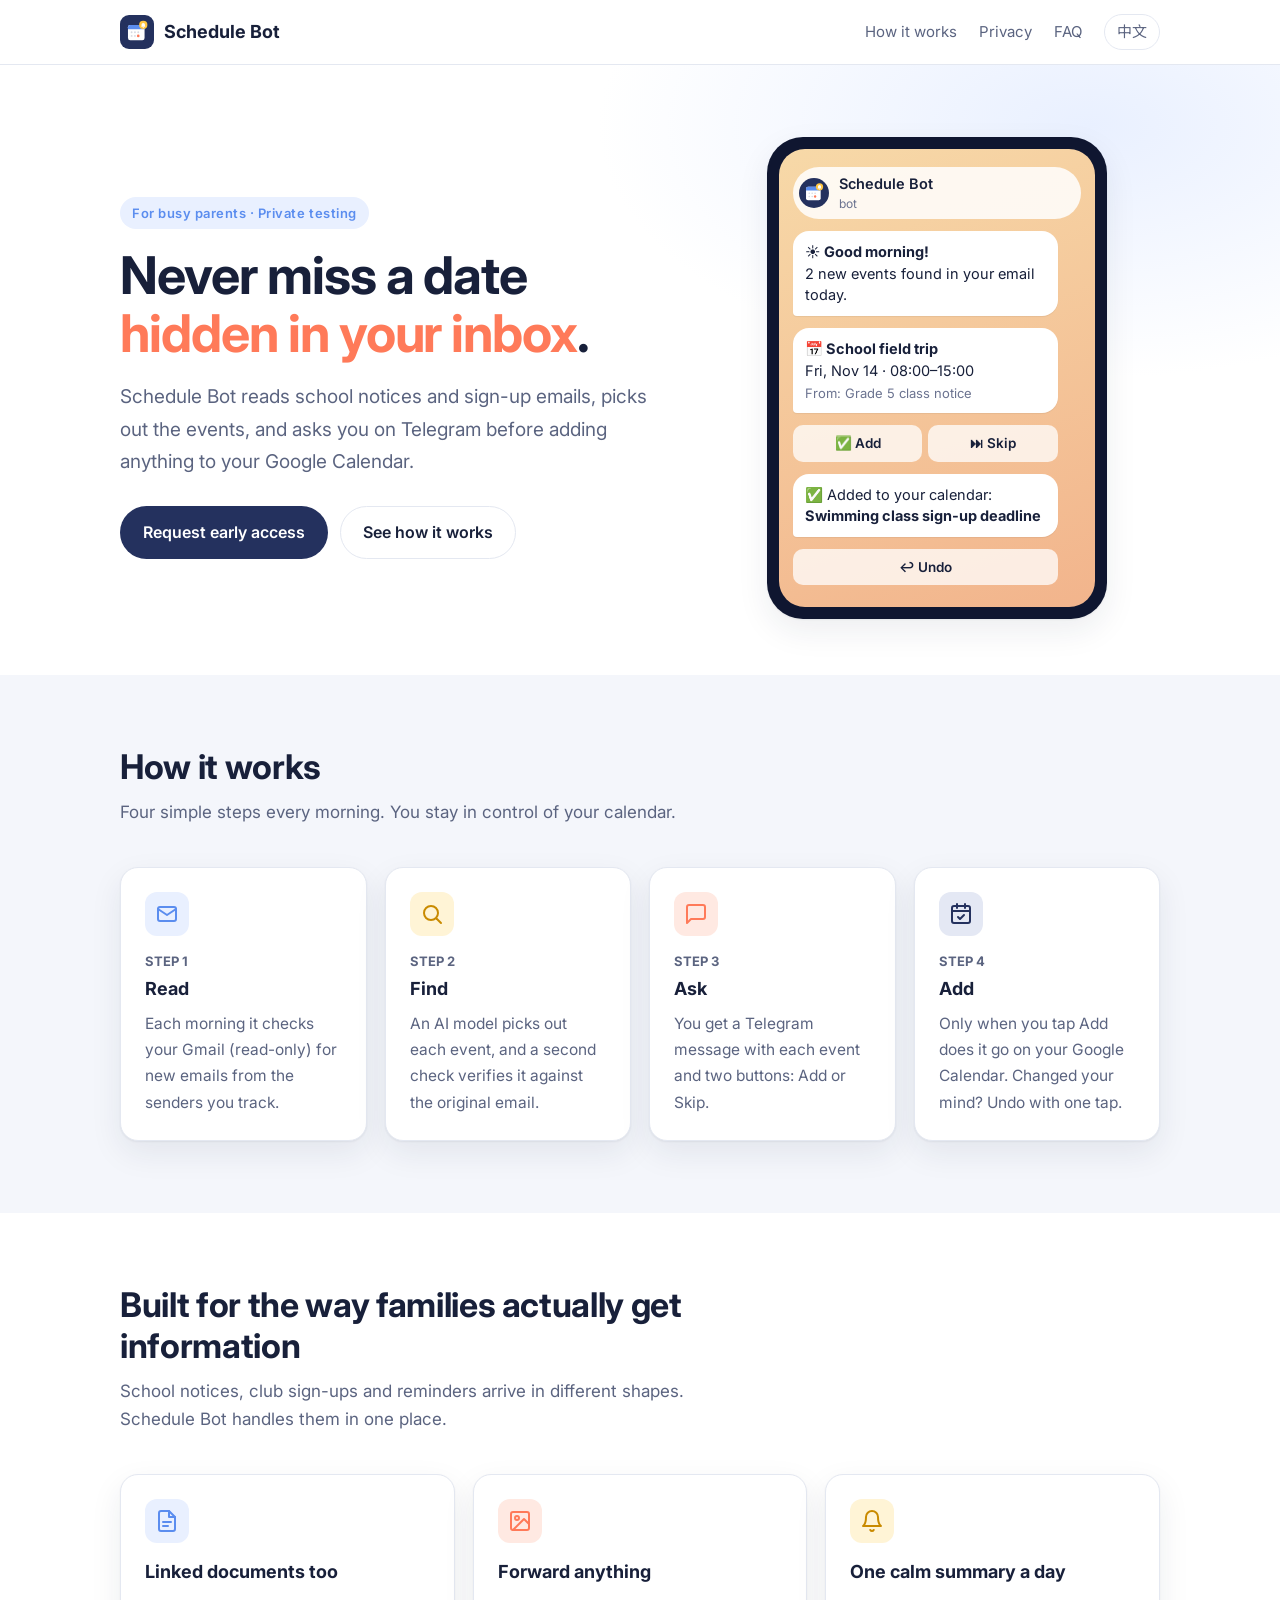
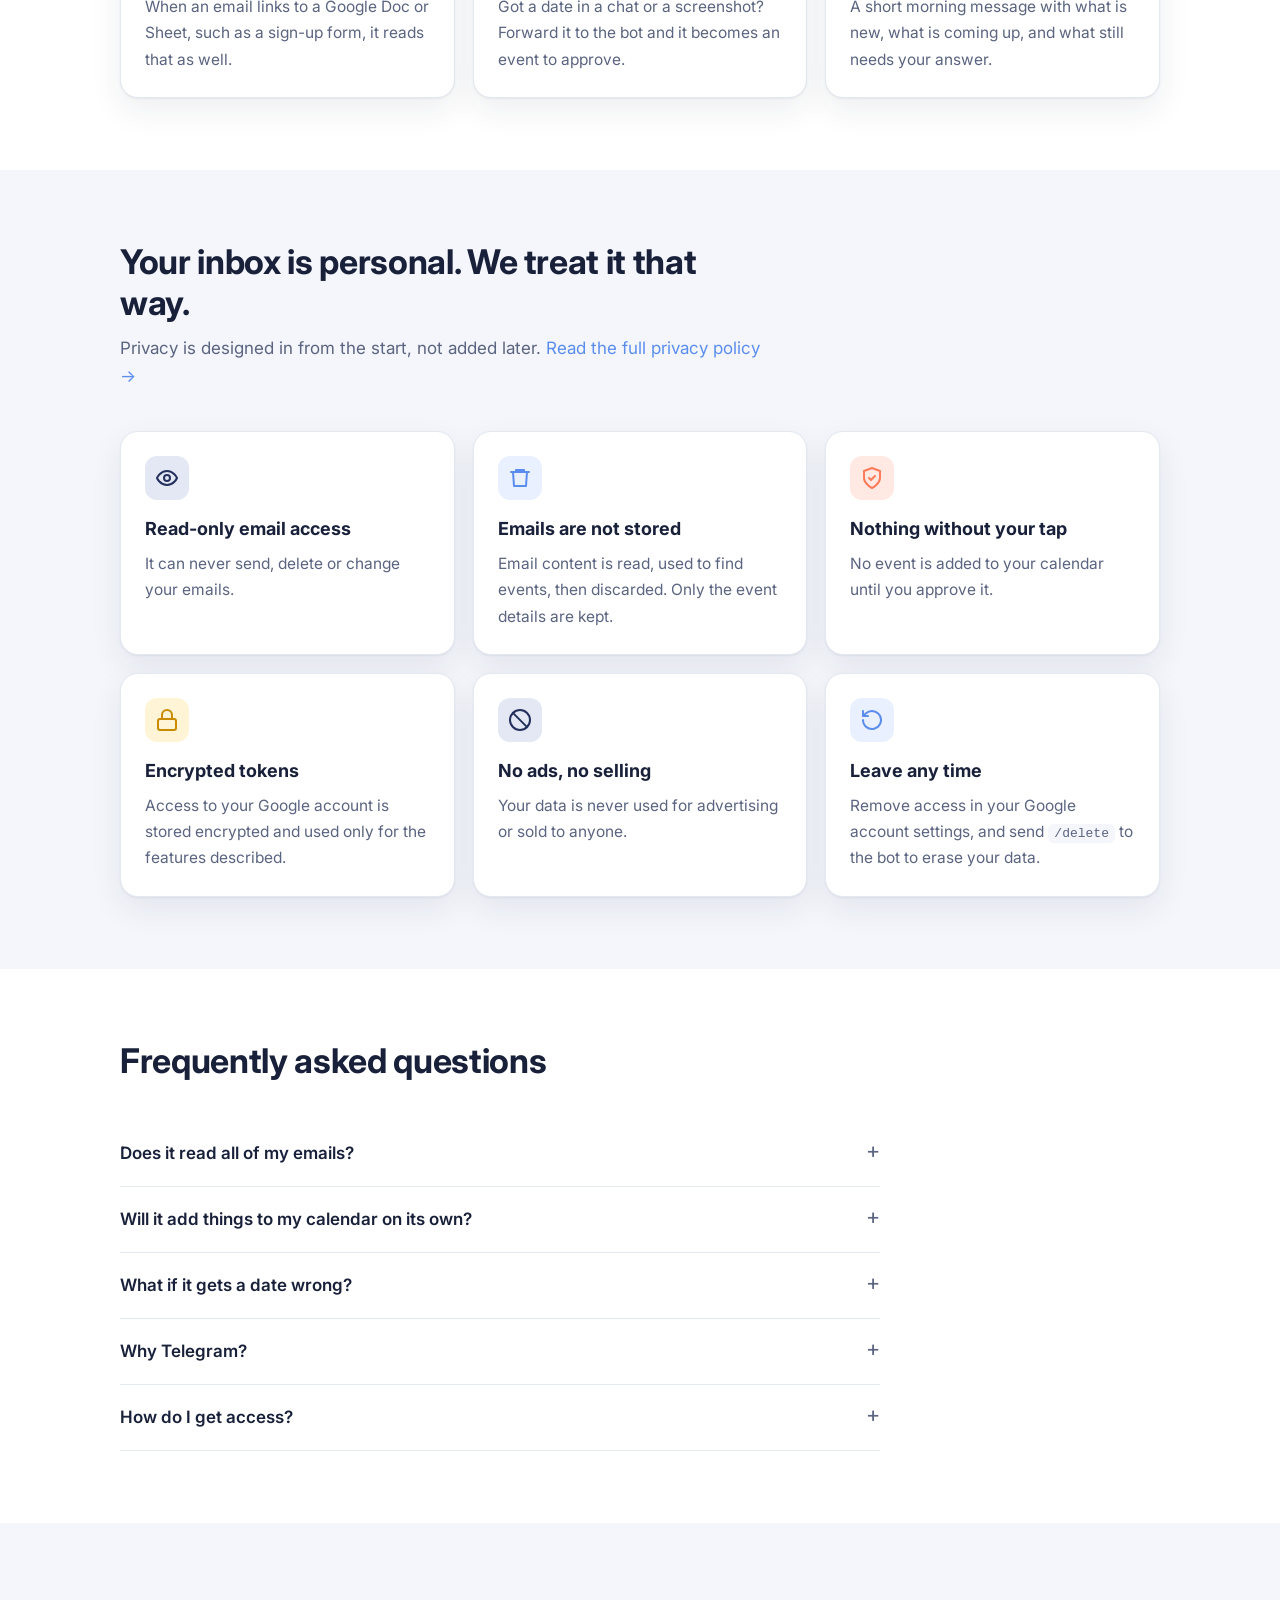
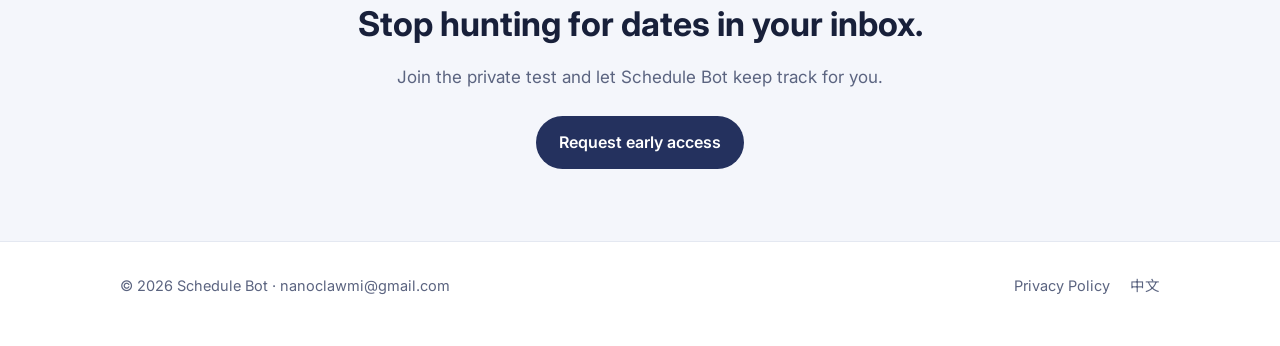
<file: index.html>
<!doctype html>
<html lang="en">
<head>
<meta charset="utf-8">
<meta name="viewport" content="width=device-width, initial-scale=1">
<title>Schedule Bot – Never miss a date hidden in your inbox</title>
<meta name="description" content="Schedule Bot finds event dates in your emails and adds them to Google Calendar, only after you approve each one on Telegram.">
<link rel="icon" href="logo.svg">
<link rel="preconnect" href="https://fonts.googleapis.com">
<link href="https://fonts.googleapis.com/css2?family=Inter:wght@400;600;700&family=Noto+Sans+TC:wght@400;600;700&display=swap" rel="stylesheet">
<link rel="stylesheet" href="style.css">
</head>
<body>
<header class="nav">
  <div class="wrap">
    <a class="brand" href="index.html"><img src="logo.svg" alt="">Schedule Bot</a>
    <nav class="nav-links">
      <a class="hide-sm" href="#how">How it works</a>
      <a class="hide-sm" href="#privacy">Privacy</a>
      <a class="hide-sm" href="#faq">FAQ</a>
      <a class="lang" href="zh/index.html">中文</a>
    </nav>
  </div>
</header>

<main>
  <section class="hero">
    <div class="wrap">
      <div>
        <span class="eyebrow">For busy parents · Private testing</span>
        <h1>Never miss a date <em>hidden in your inbox</em>.</h1>
        <p class="lead">Schedule Bot reads school notices and sign-up emails, picks out the events, and asks you on Telegram before adding anything to your Google Calendar.</p>
        <div class="cta">
          <a class="btn btn-primary" href="mailto:nanoclawmi@gmail.com?subject=Schedule%20Bot%20access">Request early access</a>
          <a class="btn btn-ghost" href="#how">See how it works</a>
        </div>
      </div>
      <div class="phone" aria-hidden="true">
        <div class="screen">
          <div class="chat-head"><img src="logo.svg" alt=""><div>Schedule Bot<small>bot</small></div></div>
          <div class="bubble">☀️ <span class="t">Good morning!</span><br>2 new events found in your email today.</div>
          <div class="bubble">
            <span class="t">📅 School field trip</span><br>
            Fri, Nov 14 · 08:00–15:00<br>
            <span class="m">From: Grade 5 class notice</span>
          </div>
          <div class="kb"><span>✅ Add</span><span>⏭ Skip</span></div>
          <div class="bubble">✅ Added to your calendar: <span class="t">Swimming class sign-up deadline</span></div>
          <div class="kb" style="grid-template-columns:1fr"><span>↩️ Undo</span></div>
        </div>
      </div>
    </div>
  </section>

  <section id="how" class="soft">
    <div class="wrap">
      <div class="sec-head">
        <h2>How it works</h2>
        <p>Four simple steps every morning. You stay in control of your calendar.</p>
      </div>
      <div class="grid-4">
        <div class="card">
          <div class="icon i-blue"><svg viewBox="0 0 24 24" fill="none" stroke="currentColor" stroke-width="2" stroke-linecap="round" stroke-linejoin="round"><rect x="3" y="5" width="18" height="14" rx="2"/><path d="m3 7 9 6 9-6"/></svg></div>
          <div class="step" style="margin-top:14px">STEP 1</div>
          <h3 style="margin-top:2px">Read</h3>
          <p>Each morning it checks your Gmail (read-only) for new emails from the senders you track.</p>
        </div>
        <div class="card">
          <div class="icon i-yellow"><svg viewBox="0 0 24 24" fill="none" stroke="currentColor" stroke-width="2" stroke-linecap="round" stroke-linejoin="round"><circle cx="11" cy="11" r="7"/><path d="m21 21-4.3-4.3"/></svg></div>
          <div class="step" style="margin-top:14px">STEP 2</div>
          <h3 style="margin-top:2px">Find</h3>
          <p>An AI model picks out each event, and a second check verifies it against the original email.</p>
        </div>
        <div class="card">
          <div class="icon i-coral"><svg viewBox="0 0 24 24" fill="none" stroke="currentColor" stroke-width="2" stroke-linecap="round" stroke-linejoin="round"><path d="M21 15a2 2 0 0 1-2 2H7l-4 4V5a2 2 0 0 1 2-2h14a2 2 0 0 1 2 2z"/></svg></div>
          <div class="step" style="margin-top:14px">STEP 3</div>
          <h3 style="margin-top:2px">Ask</h3>
          <p>You get a Telegram message with each event and two buttons: Add or Skip.</p>
        </div>
        <div class="card">
          <div class="icon i-navy"><svg viewBox="0 0 24 24" fill="none" stroke="currentColor" stroke-width="2" stroke-linecap="round" stroke-linejoin="round"><rect x="3" y="4" width="18" height="17" rx="2"/><path d="M3 9h18M8 2v4M16 2v4"/><path d="m9 15 2 2 4-4"/></svg></div>
          <div class="step" style="margin-top:14px">STEP 4</div>
          <h3 style="margin-top:2px">Add</h3>
          <p>Only when you tap Add does it go on your Google Calendar. Changed your mind? Undo with one tap.</p>
        </div>
      </div>
    </div>
  </section>

  <section>
    <div class="wrap">
      <div class="sec-head">
        <h2>Built for the way families actually get information</h2>
        <p>School notices, club sign-ups and reminders arrive in different shapes. Schedule Bot handles them in one place.</p>
      </div>
      <div class="grid-3">
        <div class="card">
          <div class="icon i-blue"><svg viewBox="0 0 24 24" fill="none" stroke="currentColor" stroke-width="2" stroke-linecap="round" stroke-linejoin="round"><path d="M14 2H6a2 2 0 0 0-2 2v16a2 2 0 0 0 2 2h12a2 2 0 0 0 2-2V8z"/><path d="M14 2v6h6M8 13h8M8 17h5"/></svg></div>
          <h3>Linked documents too</h3>
          <p>When an email links to a Google Doc or Sheet, such as a sign-up form, it reads that as well.</p>
        </div>
        <div class="card">
          <div class="icon i-coral"><svg viewBox="0 0 24 24" fill="none" stroke="currentColor" stroke-width="2" stroke-linecap="round" stroke-linejoin="round"><rect x="3" y="3" width="18" height="18" rx="2"/><circle cx="9" cy="9" r="2"/><path d="m21 15-5-5L5 21"/></svg></div>
          <h3>Forward anything</h3>
          <p>Got a date in a chat or a screenshot? Forward it to the bot and it becomes an event to approve.</p>
        </div>
        <div class="card">
          <div class="icon i-yellow"><svg viewBox="0 0 24 24" fill="none" stroke="currentColor" stroke-width="2" stroke-linecap="round" stroke-linejoin="round"><path d="M6 8a6 6 0 0 1 12 0c0 7 3 9 3 9H3s3-2 3-9"/><path d="M10.3 21a1.94 1.94 0 0 0 3.4 0"/></svg></div>
          <h3>One calm summary a day</h3>
          <p>A short morning message with what is new, what is coming up, and what still needs your answer.</p>
        </div>
      </div>
    </div>
  </section>

  <section id="privacy" class="soft">
    <div class="wrap">
      <div class="sec-head">
        <h2>Your inbox is personal. We treat it that way.</h2>
        <p>Privacy is designed in from the start, not added later. <a href="privacy.html">Read the full privacy policy →</a></p>
      </div>
      <div class="grid-3">
        <div class="card">
          <div class="icon i-navy"><svg viewBox="0 0 24 24" fill="none" stroke="currentColor" stroke-width="2" stroke-linecap="round" stroke-linejoin="round"><path d="M2 12s3-7 10-7 10 7 10 7-3 7-10 7-10-7-10-7z"/><circle cx="12" cy="12" r="3"/></svg></div>
          <h3>Read-only email access</h3>
          <p>It can never send, delete or change your emails.</p>
        </div>
        <div class="card">
          <div class="icon i-blue"><svg viewBox="0 0 24 24" fill="none" stroke="currentColor" stroke-width="2" stroke-linecap="round" stroke-linejoin="round"><path d="M3 6h18M8 6V4h8v2M19 6l-1 14H6L5 6"/></svg></div>
          <h3>Emails are not stored</h3>
          <p>Email content is read, used to find events, then discarded. Only the event details are kept.</p>
        </div>
        <div class="card">
          <div class="icon i-coral"><svg viewBox="0 0 24 24" fill="none" stroke="currentColor" stroke-width="2" stroke-linecap="round" stroke-linejoin="round"><path d="M12 22s8-4 8-10V5l-8-3-8 3v7c0 6 8 10 8 10z"/><path d="m9 12 2 2 4-4"/></svg></div>
          <h3>Nothing without your tap</h3>
          <p>No event is added to your calendar until you approve it.</p>
        </div>
        <div class="card">
          <div class="icon i-yellow"><svg viewBox="0 0 24 24" fill="none" stroke="currentColor" stroke-width="2" stroke-linecap="round" stroke-linejoin="round"><rect x="3" y="11" width="18" height="11" rx="2"/><path d="M7 11V7a5 5 0 0 1 10 0v4"/></svg></div>
          <h3>Encrypted tokens</h3>
          <p>Access to your Google account is stored encrypted and used only for the features described.</p>
        </div>
        <div class="card">
          <div class="icon i-navy"><svg viewBox="0 0 24 24" fill="none" stroke="currentColor" stroke-width="2" stroke-linecap="round" stroke-linejoin="round"><circle cx="12" cy="12" r="10"/><path d="m4.9 4.9 14.2 14.2"/></svg></div>
          <h3>No ads, no selling</h3>
          <p>Your data is never used for advertising or sold to anyone.</p>
        </div>
        <div class="card">
          <div class="icon i-blue"><svg viewBox="0 0 24 24" fill="none" stroke="currentColor" stroke-width="2" stroke-linecap="round" stroke-linejoin="round"><path d="M3 12a9 9 0 1 0 3-6.7L3 8"/><path d="M3 3v5h5"/></svg></div>
          <h3>Leave any time</h3>
          <p>Remove access in your Google account settings, and send <code>/delete</code> to the bot to erase your data.</p>
        </div>
      </div>
    </div>
  </section>

  <section id="faq">
    <div class="wrap">
      <div class="sec-head"><h2>Frequently asked questions</h2></div>
      <div class="faq">
        <details>
          <summary>Does it read all of my emails?</summary>
          <p>It only looks for events in emails from the senders you choose to track, such as your children's school.</p>
        </details>
        <details>
          <summary>Will it add things to my calendar on its own?</summary>
          <p>No. Every event waits for your approval on Telegram. Nothing is added until you tap Add.</p>
        </details>
        <details>
          <summary>What if it gets a date wrong?</summary>
          <p>Each event is checked a second time against the original email, and you see it before it is added. If something slips through, tap Undo to remove it.</p>
        </details>
        <details>
          <summary>Why Telegram?</summary>
          <p>Telegram lets the bot show buttons right inside the message, so approving an event takes one tap.</p>
        </details>
        <details>
          <summary>How do I get access?</summary>
          <p>Schedule Bot is in private testing with a limited number of users. Email us to request access.</p>
        </details>
      </div>
    </div>
  </section>

  <section class="soft">
    <div class="wrap" style="text-align:center">
      <h2 style="font-size:clamp(26px,3.4vw,34px);margin:0 0 10px">Stop hunting for dates in your inbox.</h2>
      <p style="color:var(--muted);margin:0 0 24px">Join the private test and let Schedule Bot keep track for you.</p>
      <a class="btn btn-primary" href="mailto:nanoclawmi@gmail.com?subject=Schedule%20Bot%20access">Request early access</a>
    </div>
  </section>
</main>

<footer class="site">
  <div class="wrap">
    <div>© 2026 Schedule Bot · <a href="mailto:nanoclawmi@gmail.com">nanoclawmi@gmail.com</a></div>
    <nav><a href="privacy.html">Privacy Policy</a><a href="zh/index.html">中文</a></nav>
  </div>
</footer>
</body>
</html>
</file>
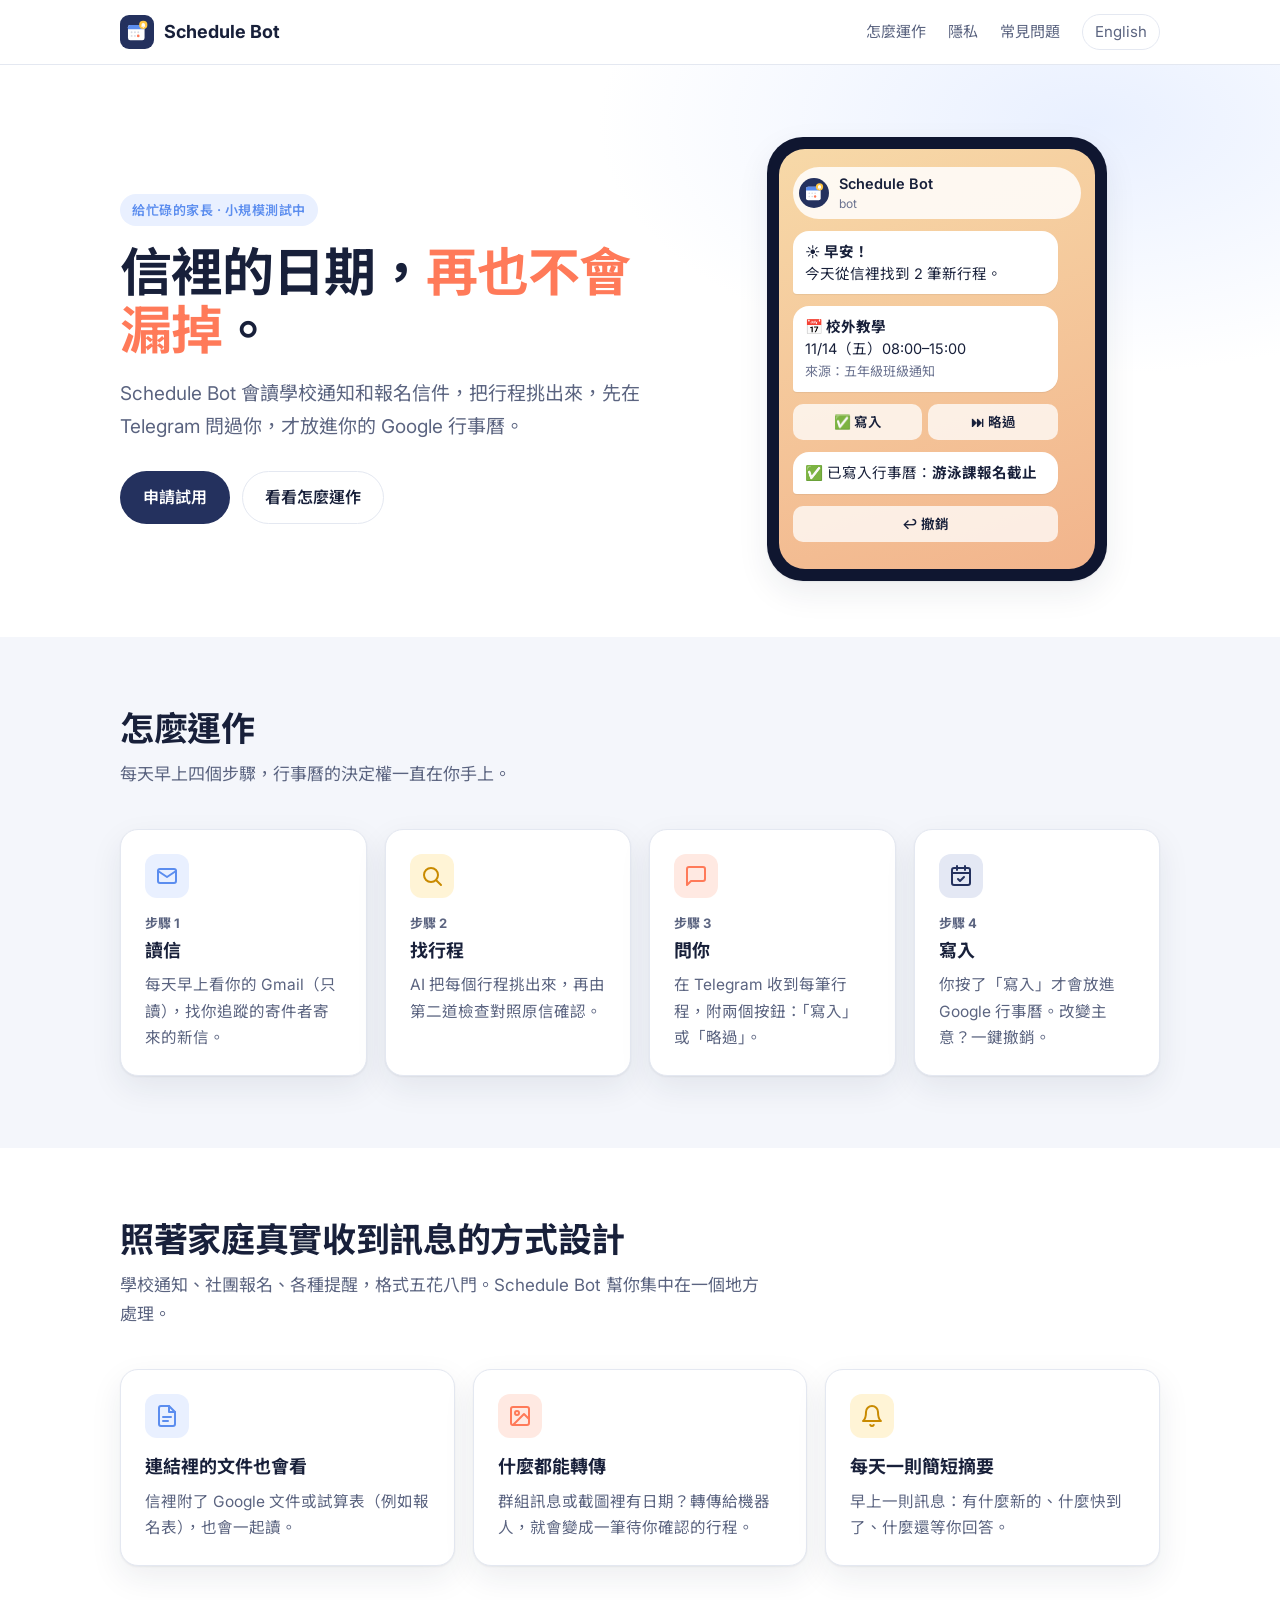
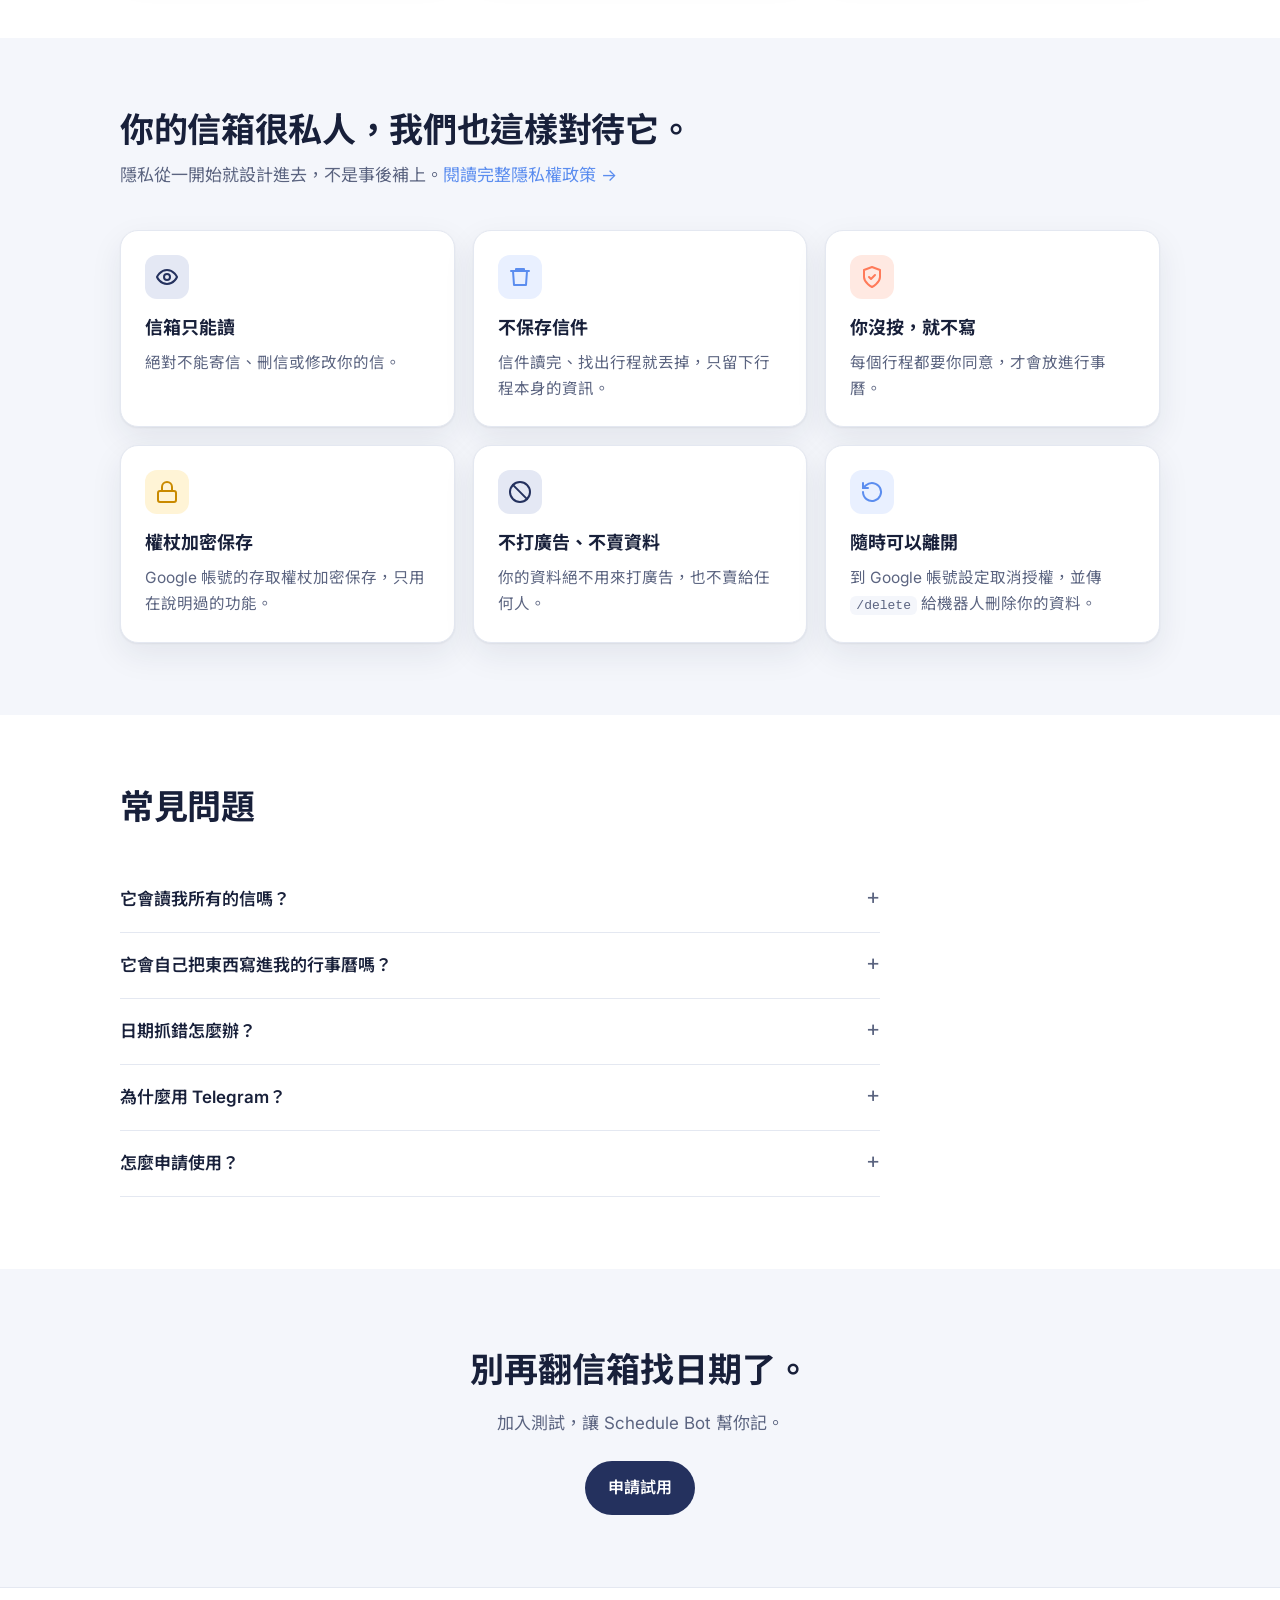
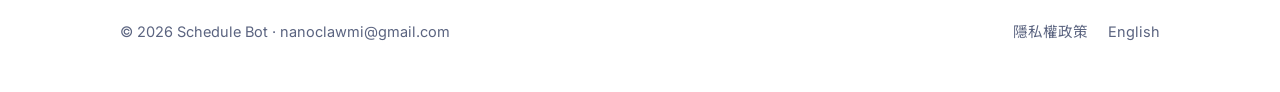
<file: zh/index.html>
<!doctype html>
<html lang="zh-Hant-TW">
<head>
<meta charset="utf-8">
<meta name="viewport" content="width=device-width, initial-scale=1">
<title>Schedule Bot – 信裡的日期，不再漏掉</title>
<meta name="description" content="Schedule Bot 把信裡的行程找出來，在 Telegram 問過你，你同意了才放進 Google 行事曆。">
<link rel="icon" href="../logo.svg">
<link rel="preconnect" href="https://fonts.googleapis.com">
<link href="https://fonts.googleapis.com/css2?family=Inter:wght@400;600;700&family=Noto+Sans+TC:wght@400;600;700&display=swap" rel="stylesheet">
<link rel="stylesheet" href="../style.css">
</head>
<body>
<header class="nav">
  <div class="wrap">
    <a class="brand" href="index.html"><img src="../logo.svg" alt="">Schedule Bot</a>
    <nav class="nav-links">
      <a class="hide-sm" href="#how">怎麼運作</a>
      <a class="hide-sm" href="#privacy">隱私</a>
      <a class="hide-sm" href="#faq">常見問題</a>
      <a class="lang" href="../index.html">English</a>
    </nav>
  </div>
</header>

<main>
  <section class="hero">
    <div class="wrap">
      <div>
        <span class="eyebrow">給忙碌的家長 · 小規模測試中</span>
        <h1>信裡的日期，<em>再也不會漏掉</em>。</h1>
        <p class="lead">Schedule Bot 會讀學校通知和報名信件，把行程挑出來，先在 Telegram 問過你，才放進你的 Google 行事曆。</p>
        <div class="cta">
          <a class="btn btn-primary" href="mailto:nanoclawmi@gmail.com?subject=Schedule%20Bot%20%E7%94%B3%E8%AB%8B%E8%A9%A6%E7%94%A8">申請試用</a>
          <a class="btn btn-ghost" href="#how">看看怎麼運作</a>
        </div>
      </div>
      <div class="phone" aria-hidden="true">
        <div class="screen">
          <div class="chat-head"><img src="../logo.svg" alt=""><div>Schedule Bot<small>bot</small></div></div>
          <div class="bubble">☀️ <span class="t">早安！</span><br>今天從信裡找到 2 筆新行程。</div>
          <div class="bubble">
            <span class="t">📅 校外教學</span><br>
            11/14（五）08:00–15:00<br>
            <span class="m">來源：五年級班級通知</span>
          </div>
          <div class="kb"><span>✅ 寫入</span><span>⏭ 略過</span></div>
          <div class="bubble">✅ 已寫入行事曆：<span class="t">游泳課報名截止</span></div>
          <div class="kb" style="grid-template-columns:1fr"><span>↩️ 撤銷</span></div>
        </div>
      </div>
    </div>
  </section>

  <section id="how" class="soft">
    <div class="wrap">
      <div class="sec-head">
        <h2>怎麼運作</h2>
        <p>每天早上四個步驟，行事曆的決定權一直在你手上。</p>
      </div>
      <div class="grid-4">
        <div class="card">
          <div class="icon i-blue"><svg viewBox="0 0 24 24" fill="none" stroke="currentColor" stroke-width="2" stroke-linecap="round" stroke-linejoin="round"><rect x="3" y="5" width="18" height="14" rx="2"/><path d="m3 7 9 6 9-6"/></svg></div>
          <div class="step" style="margin-top:14px">步驟 1</div>
          <h3 style="margin-top:2px">讀信</h3>
          <p>每天早上看你的 Gmail（只讀），找你追蹤的寄件者寄來的新信。</p>
        </div>
        <div class="card">
          <div class="icon i-yellow"><svg viewBox="0 0 24 24" fill="none" stroke="currentColor" stroke-width="2" stroke-linecap="round" stroke-linejoin="round"><circle cx="11" cy="11" r="7"/><path d="m21 21-4.3-4.3"/></svg></div>
          <div class="step" style="margin-top:14px">步驟 2</div>
          <h3 style="margin-top:2px">找行程</h3>
          <p>AI 把每個行程挑出來，再由第二道檢查對照原信確認。</p>
        </div>
        <div class="card">
          <div class="icon i-coral"><svg viewBox="0 0 24 24" fill="none" stroke="currentColor" stroke-width="2" stroke-linecap="round" stroke-linejoin="round"><path d="M21 15a2 2 0 0 1-2 2H7l-4 4V5a2 2 0 0 1 2-2h14a2 2 0 0 1 2 2z"/></svg></div>
          <div class="step" style="margin-top:14px">步驟 3</div>
          <h3 style="margin-top:2px">問你</h3>
          <p>在 Telegram 收到每筆行程，附兩個按鈕：「寫入」或「略過」。</p>
        </div>
        <div class="card">
          <div class="icon i-navy"><svg viewBox="0 0 24 24" fill="none" stroke="currentColor" stroke-width="2" stroke-linecap="round" stroke-linejoin="round"><rect x="3" y="4" width="18" height="17" rx="2"/><path d="M3 9h18M8 2v4M16 2v4"/><path d="m9 15 2 2 4-4"/></svg></div>
          <div class="step" style="margin-top:14px">步驟 4</div>
          <h3 style="margin-top:2px">寫入</h3>
          <p>你按了「寫入」才會放進 Google 行事曆。改變主意？一鍵撤銷。</p>
        </div>
      </div>
    </div>
  </section>

  <section>
    <div class="wrap">
      <div class="sec-head">
        <h2>照著家庭真實收到訊息的方式設計</h2>
        <p>學校通知、社團報名、各種提醒，格式五花八門。Schedule Bot 幫你集中在一個地方處理。</p>
      </div>
      <div class="grid-3">
        <div class="card">
          <div class="icon i-blue"><svg viewBox="0 0 24 24" fill="none" stroke="currentColor" stroke-width="2" stroke-linecap="round" stroke-linejoin="round"><path d="M14 2H6a2 2 0 0 0-2 2v16a2 2 0 0 0 2 2h12a2 2 0 0 0 2-2V8z"/><path d="M14 2v6h6M8 13h8M8 17h5"/></svg></div>
          <h3>連結裡的文件也會看</h3>
          <p>信裡附了 Google 文件或試算表（例如報名表），也會一起讀。</p>
        </div>
        <div class="card">
          <div class="icon i-coral"><svg viewBox="0 0 24 24" fill="none" stroke="currentColor" stroke-width="2" stroke-linecap="round" stroke-linejoin="round"><rect x="3" y="3" width="18" height="18" rx="2"/><circle cx="9" cy="9" r="2"/><path d="m21 15-5-5L5 21"/></svg></div>
          <h3>什麼都能轉傳</h3>
          <p>群組訊息或截圖裡有日期？轉傳給機器人，就會變成一筆待你確認的行程。</p>
        </div>
        <div class="card">
          <div class="icon i-yellow"><svg viewBox="0 0 24 24" fill="none" stroke="currentColor" stroke-width="2" stroke-linecap="round" stroke-linejoin="round"><path d="M6 8a6 6 0 0 1 12 0c0 7 3 9 3 9H3s3-2 3-9"/><path d="M10.3 21a1.94 1.94 0 0 0 3.4 0"/></svg></div>
          <h3>每天一則簡短摘要</h3>
          <p>早上一則訊息：有什麼新的、什麼快到了、什麼還等你回答。</p>
        </div>
      </div>
    </div>
  </section>

  <section id="privacy" class="soft">
    <div class="wrap">
      <div class="sec-head">
        <h2>你的信箱很私人，我們也這樣對待它。</h2>
        <p>隱私從一開始就設計進去，不是事後補上。<a href="privacy.html">閱讀完整隱私權政策 →</a></p>
      </div>
      <div class="grid-3">
        <div class="card">
          <div class="icon i-navy"><svg viewBox="0 0 24 24" fill="none" stroke="currentColor" stroke-width="2" stroke-linecap="round" stroke-linejoin="round"><path d="M2 12s3-7 10-7 10 7 10 7-3 7-10 7-10-7-10-7z"/><circle cx="12" cy="12" r="3"/></svg></div>
          <h3>信箱只能讀</h3>
          <p>絕對不能寄信、刪信或修改你的信。</p>
        </div>
        <div class="card">
          <div class="icon i-blue"><svg viewBox="0 0 24 24" fill="none" stroke="currentColor" stroke-width="2" stroke-linecap="round" stroke-linejoin="round"><path d="M3 6h18M8 6V4h8v2M19 6l-1 14H6L5 6"/></svg></div>
          <h3>不保存信件</h3>
          <p>信件讀完、找出行程就丟掉，只留下行程本身的資訊。</p>
        </div>
        <div class="card">
          <div class="icon i-coral"><svg viewBox="0 0 24 24" fill="none" stroke="currentColor" stroke-width="2" stroke-linecap="round" stroke-linejoin="round"><path d="M12 22s8-4 8-10V5l-8-3-8 3v7c0 6 8 10 8 10z"/><path d="m9 12 2 2 4-4"/></svg></div>
          <h3>你沒按，就不寫</h3>
          <p>每個行程都要你同意，才會放進行事曆。</p>
        </div>
        <div class="card">
          <div class="icon i-yellow"><svg viewBox="0 0 24 24" fill="none" stroke="currentColor" stroke-width="2" stroke-linecap="round" stroke-linejoin="round"><rect x="3" y="11" width="18" height="11" rx="2"/><path d="M7 11V7a5 5 0 0 1 10 0v4"/></svg></div>
          <h3>權杖加密保存</h3>
          <p>Google 帳號的存取權杖加密保存，只用在說明過的功能。</p>
        </div>
        <div class="card">
          <div class="icon i-navy"><svg viewBox="0 0 24 24" fill="none" stroke="currentColor" stroke-width="2" stroke-linecap="round" stroke-linejoin="round"><circle cx="12" cy="12" r="10"/><path d="m4.9 4.9 14.2 14.2"/></svg></div>
          <h3>不打廣告、不賣資料</h3>
          <p>你的資料絕不用來打廣告，也不賣給任何人。</p>
        </div>
        <div class="card">
          <div class="icon i-blue"><svg viewBox="0 0 24 24" fill="none" stroke="currentColor" stroke-width="2" stroke-linecap="round" stroke-linejoin="round"><path d="M3 12a9 9 0 1 0 3-6.7L3 8"/><path d="M3 3v5h5"/></svg></div>
          <h3>隨時可以離開</h3>
          <p>到 Google 帳號設定取消授權，並傳 <code>/delete</code> 給機器人刪除你的資料。</p>
        </div>
      </div>
    </div>
  </section>

  <section id="faq">
    <div class="wrap">
      <div class="sec-head"><h2>常見問題</h2></div>
      <div class="faq">
        <details>
          <summary>它會讀我所有的信嗎？</summary>
          <p>只會從你選擇追蹤的寄件者（例如孩子的學校）寄來的信裡找行程。</p>
        </details>
        <details>
          <summary>它會自己把東西寫進我的行事曆嗎？</summary>
          <p>不會。每個行程都會先在 Telegram 等你確認，你按「寫入」之前什麼都不會寫。</p>
        </details>
        <details>
          <summary>日期抓錯怎麼辦？</summary>
          <p>每個行程都會再對照原信檢查一次，而且寫入前你都會看到。萬一還是錯了，按「撤銷」就會刪掉。</p>
        </details>
        <details>
          <summary>為什麼用 Telegram？</summary>
          <p>Telegram 可以在訊息裡直接放按鈕，確認一個行程只要按一下。</p>
        </details>
        <details>
          <summary>怎麼申請使用？</summary>
          <p>Schedule Bot 目前只開放少數使用者測試。寫信給我們申請。</p>
        </details>
      </div>
    </div>
  </section>

  <section class="soft">
    <div class="wrap" style="text-align:center">
      <h2 style="font-size:clamp(26px,3.4vw,34px);margin:0 0 10px">別再翻信箱找日期了。</h2>
      <p style="color:var(--muted);margin:0 0 24px">加入測試，讓 Schedule Bot 幫你記。</p>
      <a class="btn btn-primary" href="mailto:nanoclawmi@gmail.com?subject=Schedule%20Bot%20%E7%94%B3%E8%AB%8B%E8%A9%A6%E7%94%A8">申請試用</a>
    </div>
  </section>
</main>

<footer class="site">
  <div class="wrap">
    <div>© 2026 Schedule Bot · <a href="mailto:nanoclawmi@gmail.com">nanoclawmi@gmail.com</a></div>
    <nav><a href="privacy.html">隱私權政策</a><a href="../index.html">English</a></nav>
  </div>
</footer>
</body>
</html>
</file>
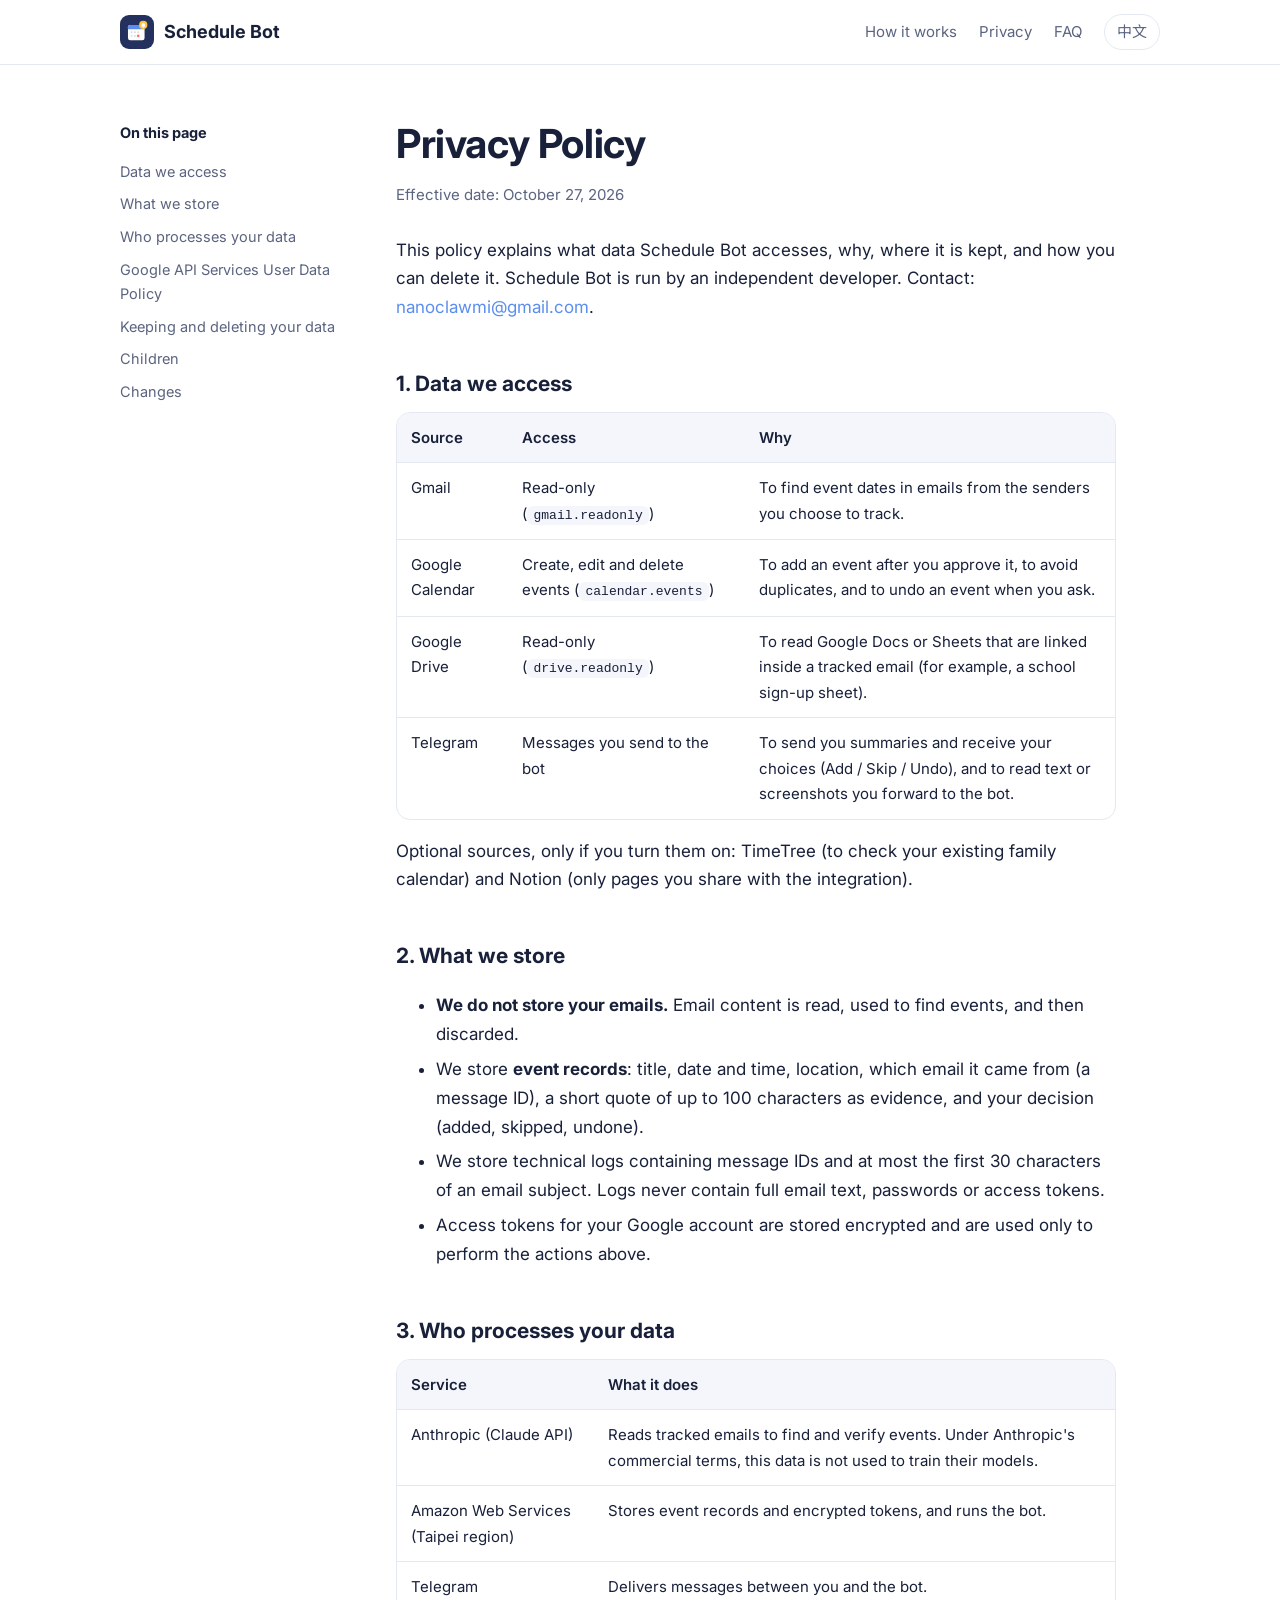
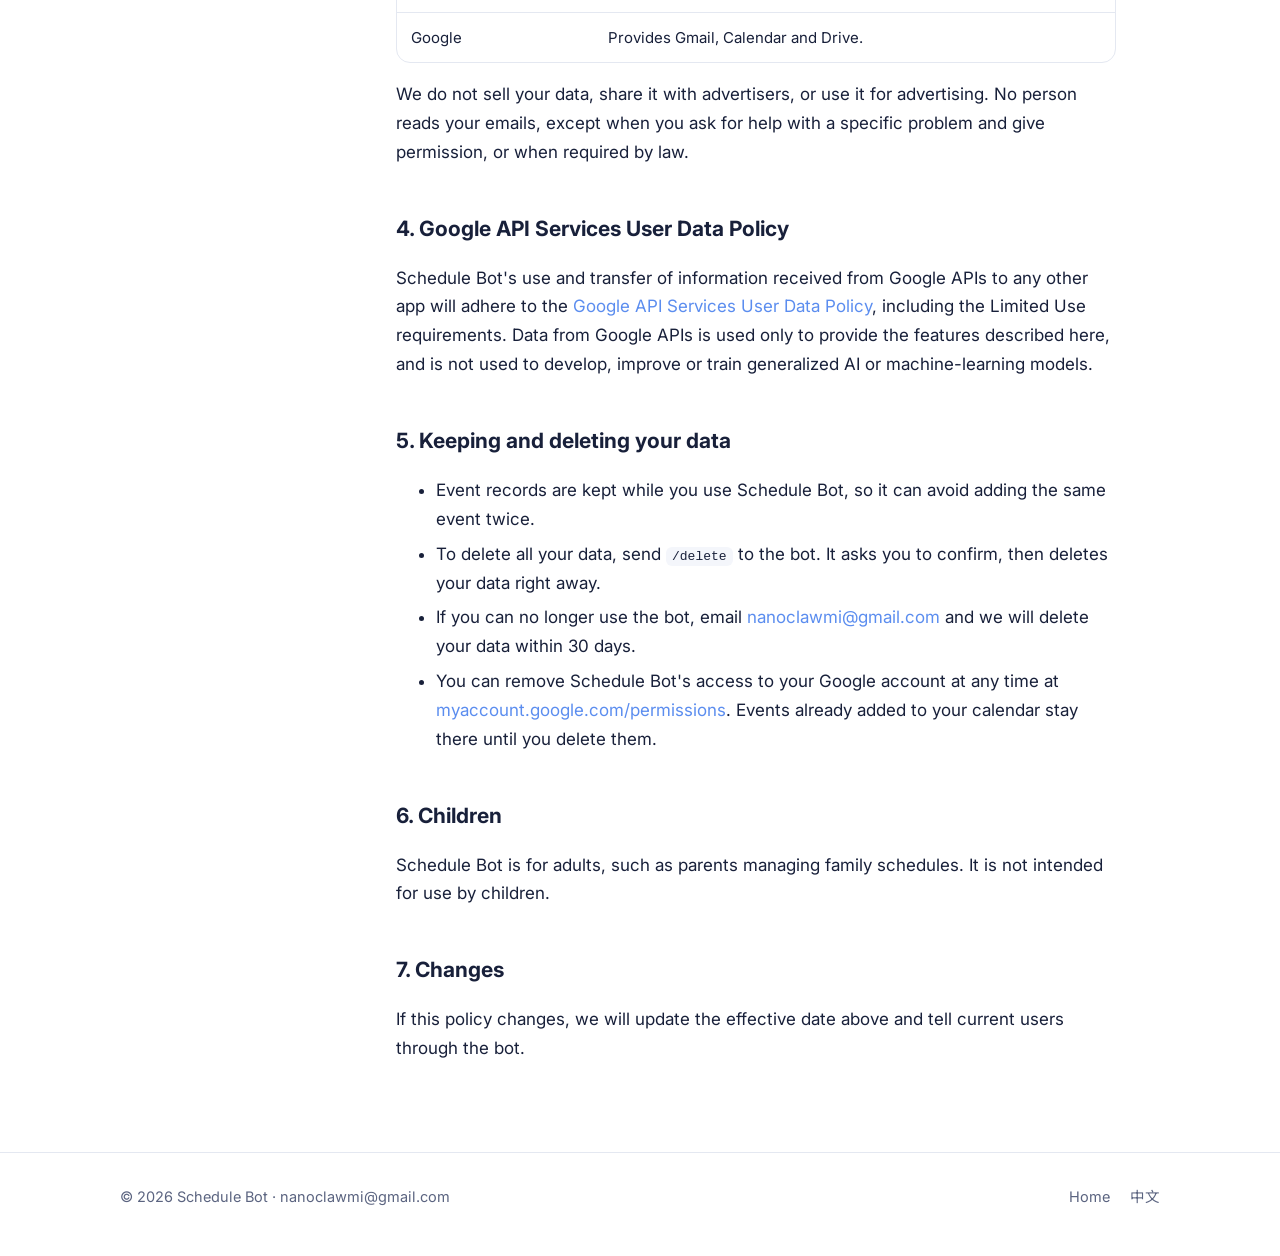
<file: privacy.html>
<!doctype html>
<html lang="en">
<head>
<meta charset="utf-8">
<meta name="viewport" content="width=device-width, initial-scale=1">
<title>Privacy Policy</title>
<link rel="icon" href="logo.svg">
<link rel="preconnect" href="https://fonts.googleapis.com">
<link href="https://fonts.googleapis.com/css2?family=Inter:wght@400;600;700&family=Noto+Sans+TC:wght@400;600;700&display=swap" rel="stylesheet">
<link rel="stylesheet" href="style.css">
</head>
<body>
<header class="nav">
  <div class="wrap">
    <a class="brand" href="index.html"><img src="logo.svg" alt="">Schedule Bot</a>
    <nav class="nav-links">
      <a class="hide-sm" href="index.html#how">How it works</a>
      <a class="hide-sm" href="index.html#privacy">Privacy</a>
      <a class="hide-sm" href="index.html#faq">FAQ</a>
      <a class="lang" href="zh/privacy.html">中文</a>
    </nav>
  </div>
</header>
<main class="legal">
  <div class="wrap">
    <aside class="toc">
      <strong>On this page</strong>
      <a href="#s1">Data we access</a>
      <a href="#s2">What we store</a>
      <a href="#s3">Who processes your data</a>
      <a href="#s4">Google API Services User Data Policy</a>
      <a href="#s5">Keeping and deleting your data</a>
      <a href="#s6">Children</a>
      <a href="#s7">Changes</a>
    </aside>
    <article>
      <h1>Privacy Policy</h1>
  <p class="meta">Effective date: October 27, 2026</p>

  <p>This policy explains what data Schedule Bot accesses, why, where it is kept, and how you can delete it.
     Schedule Bot is run by an independent developer. Contact: <a href="mailto:nanoclawmi@gmail.com">nanoclawmi@gmail.com</a>.</p>

  <h2 id="s1">1. Data we access</h2>
  <div class="table-wrap"><table>
    <tr><th>Source</th><th>Access</th><th>Why</th></tr>
    <tr><td>Gmail</td><td>Read-only (<code>gmail.readonly</code>)</td><td>To find event dates in emails from the senders you choose to track.</td></tr>
    <tr><td>Google Calendar</td><td>Create, edit and delete events (<code>calendar.events</code>)</td><td>To add an event after you approve it, to avoid duplicates, and to undo an event when you ask.</td></tr>
    <tr><td>Google Drive</td><td>Read-only (<code>drive.readonly</code>)</td><td>To read Google Docs or Sheets that are linked inside a tracked email (for example, a school sign-up sheet).</td></tr>
    <tr><td>Telegram</td><td>Messages you send to the bot</td><td>To send you summaries and receive your choices (Add / Skip / Undo), and to read text or screenshots you forward to the bot.</td></tr>
  </table></div>
  <p>Optional sources, only if you turn them on: TimeTree (to check your existing family calendar) and Notion (only pages you share with the integration).</p>

  <h2 id="s2">2. What we store</h2>
  <ul>
    <li><strong>We do not store your emails.</strong> Email content is read, used to find events, and then discarded.</li>
    <li>We store <strong>event records</strong>: title, date and time, location, which email it came from (a message ID), a short quote of up to 100 characters as evidence, and your decision (added, skipped, undone).</li>
    <li>We store technical logs containing message IDs and at most the first 30 characters of an email subject. Logs never contain full email text, passwords or access tokens.</li>
    <li>Access tokens for your Google account are stored encrypted and are used only to perform the actions above.</li>
  </ul>

  <h2 id="s3">3. Who processes your data</h2>
  <div class="table-wrap"><table>
    <tr><th>Service</th><th>What it does</th></tr>
    <tr><td>Anthropic (Claude API)</td><td>Reads tracked emails to find and verify events. Under Anthropic's commercial terms, this data is not used to train their models.</td></tr>
    <tr><td>Amazon Web Services (Taipei region)</td><td>Stores event records and encrypted tokens, and runs the bot.</td></tr>
    <tr><td>Telegram</td><td>Delivers messages between you and the bot.</td></tr>
    <tr><td>Google</td><td>Provides Gmail, Calendar and Drive.</td></tr>
  </table></div>
  <p>We do not sell your data, share it with advertisers, or use it for advertising. No person reads your emails, except when you ask for help with a specific problem and give permission, or when required by law.</p>

  <h2 id="s4">4. Google API Services User Data Policy</h2>
  <p>Schedule Bot's use and transfer of information received from Google APIs to any other app will adhere to the
     <a href="https://developers.google.com/terms/api-services-user-data-policy">Google API Services User Data Policy</a>,
     including the Limited Use requirements. Data from Google APIs is used only to provide the features described here,
     and is not used to develop, improve or train generalized AI or machine-learning models.</p>

  <h2 id="s5">5. Keeping and deleting your data</h2>
  <ul>
    <li>Event records are kept while you use Schedule Bot, so it can avoid adding the same event twice.</li>
    <li>To delete all your data, send <code>/delete</code> to the bot. It asks you to confirm, then deletes your data right away.</li>
    <li>If you can no longer use the bot, email <a href="mailto:nanoclawmi@gmail.com">nanoclawmi@gmail.com</a> and we will delete your data within 30 days.</li>
    <li>You can remove Schedule Bot's access to your Google account at any time at
        <a href="https://myaccount.google.com/permissions">myaccount.google.com/permissions</a>.
        Events already added to your calendar stay there until you delete them.</li>
  </ul>

  <h2 id="s6">6. Children</h2>
  <p>Schedule Bot is for adults, such as parents managing family schedules. It is not intended for use by children.</p>

  <h2 id="s7">7. Changes</h2>
  <p>If this policy changes, we will update the effective date above and tell current users through the bot.</p>
    </article>
  </div>
</main>
<footer class="site">
  <div class="wrap">
    <div>© 2026 Schedule Bot · <a href="mailto:nanoclawmi@gmail.com">nanoclawmi@gmail.com</a></div>
    <nav><a href="index.html">Home</a><a href="zh/privacy.html">中文</a></nav>
  </div>
</footer>
</body>
</html>
</file>
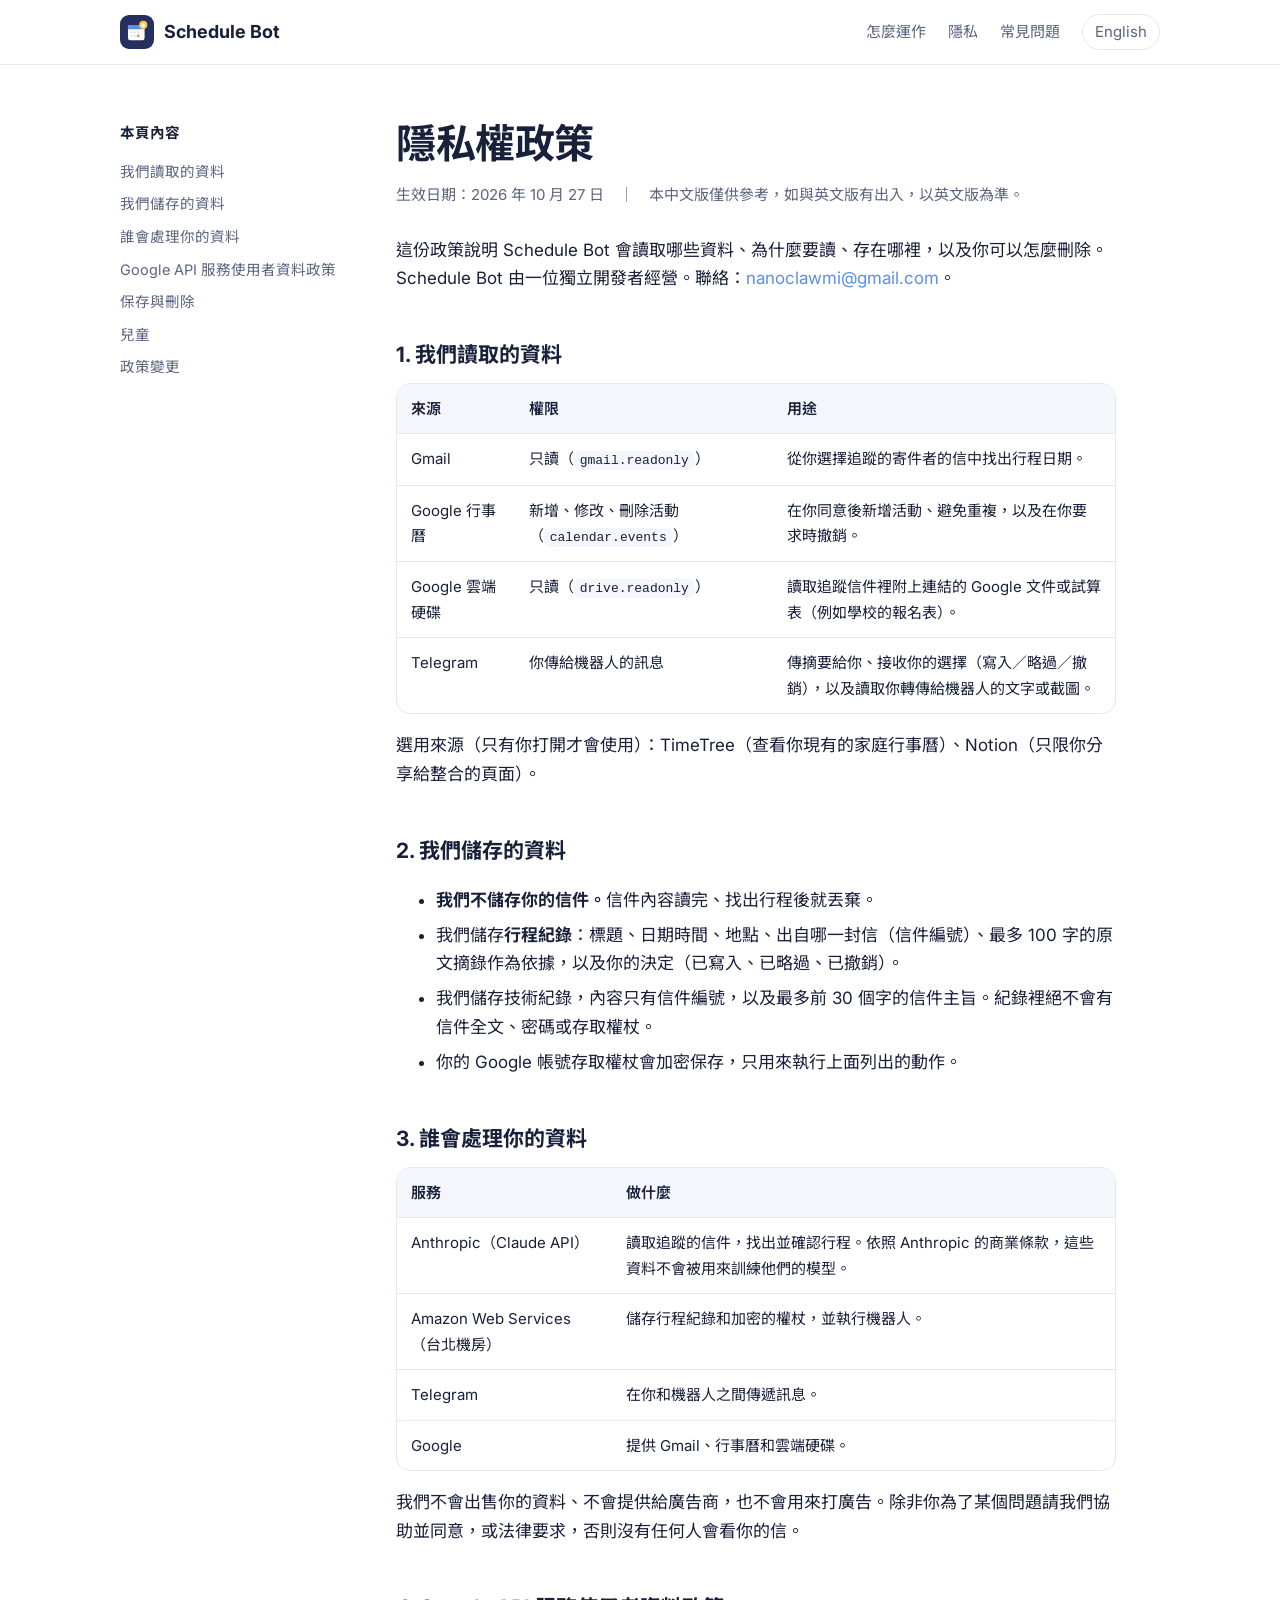
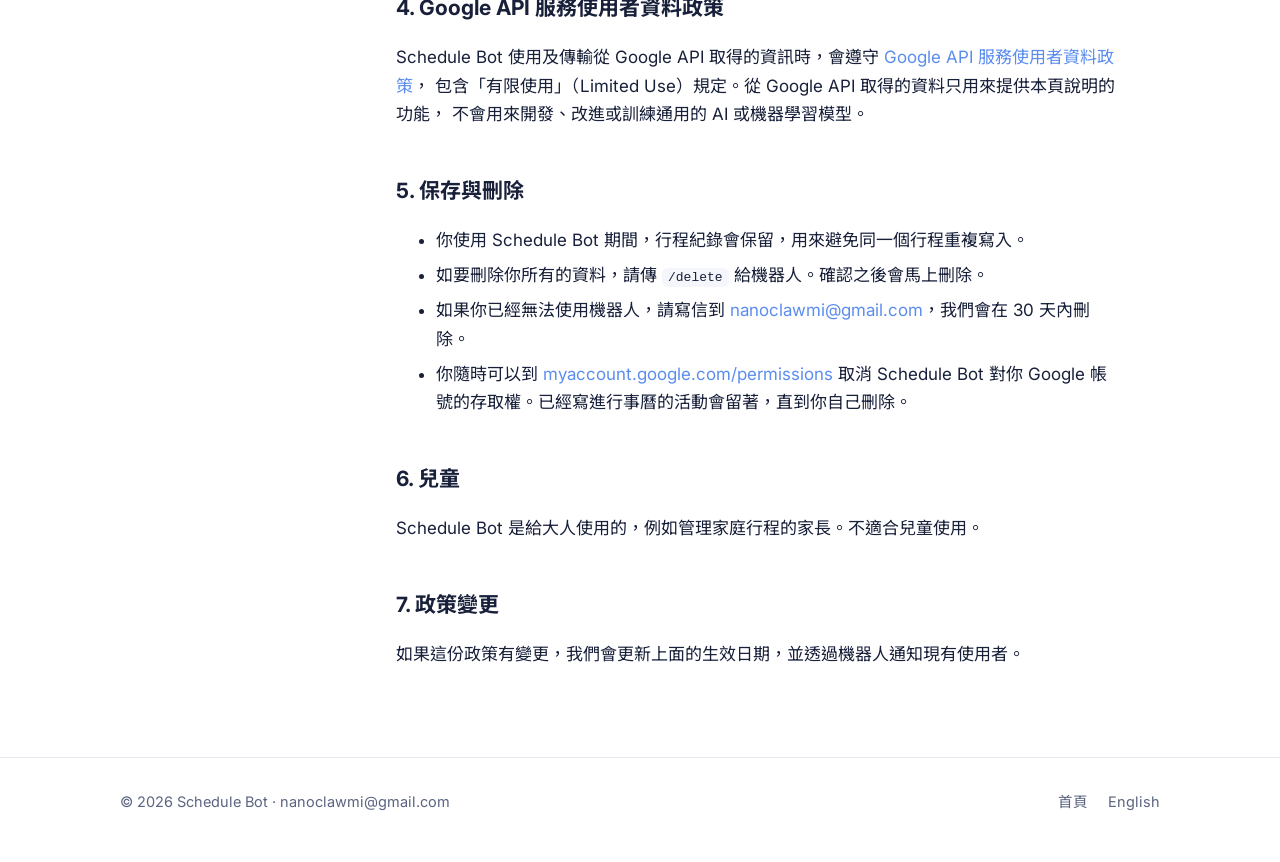
<file: zh/privacy.html>
<!doctype html>
<html lang="zh-Hant-TW">
<head>
<meta charset="utf-8">
<meta name="viewport" content="width=device-width, initial-scale=1">
<title>隱私權政策</title>
<link rel="icon" href="../logo.svg">
<link rel="preconnect" href="https://fonts.googleapis.com">
<link href="https://fonts.googleapis.com/css2?family=Inter:wght@400;600;700&family=Noto+Sans+TC:wght@400;600;700&display=swap" rel="stylesheet">
<link rel="stylesheet" href="../style.css">
</head>
<body>
<header class="nav">
  <div class="wrap">
    <a class="brand" href="index.html"><img src="../logo.svg" alt="">Schedule Bot</a>
    <nav class="nav-links">
      <a class="hide-sm" href="index.html#how">怎麼運作</a>
      <a class="hide-sm" href="index.html#privacy">隱私</a>
      <a class="hide-sm" href="index.html#faq">常見問題</a>
      <a class="lang" href="../privacy.html">English</a>
    </nav>
  </div>
</header>
<main class="legal">
  <div class="wrap">
    <aside class="toc">
      <strong>本頁內容</strong>
      <a href="#s1">我們讀取的資料</a>
      <a href="#s2">我們儲存的資料</a>
      <a href="#s3">誰會處理你的資料</a>
      <a href="#s4">Google API 服務使用者資料政策</a>
      <a href="#s5">保存與刪除</a>
      <a href="#s6">兒童</a>
      <a href="#s7">政策變更</a>
    </aside>
    <article>
      <h1>隱私權政策</h1>
  <p class="meta">生效日期：2026 年 10 月 27 日　｜　本中文版僅供參考，如與英文版有出入，以英文版為準。</p>

  <p>這份政策說明 Schedule Bot 會讀取哪些資料、為什麼要讀、存在哪裡，以及你可以怎麼刪除。
     Schedule Bot 由一位獨立開發者經營。聯絡：<a href="mailto:nanoclawmi@gmail.com">nanoclawmi@gmail.com</a>。</p>

  <h2 id="s1">1. 我們讀取的資料</h2>
  <div class="table-wrap"><table>
    <tr><th>來源</th><th>權限</th><th>用途</th></tr>
    <tr><td>Gmail</td><td>只讀（<code>gmail.readonly</code>）</td><td>從你選擇追蹤的寄件者的信中找出行程日期。</td></tr>
    <tr><td>Google 行事曆</td><td>新增、修改、刪除活動（<code>calendar.events</code>）</td><td>在你同意後新增活動、避免重複，以及在你要求時撤銷。</td></tr>
    <tr><td>Google 雲端硬碟</td><td>只讀（<code>drive.readonly</code>）</td><td>讀取追蹤信件裡附上連結的 Google 文件或試算表（例如學校的報名表）。</td></tr>
    <tr><td>Telegram</td><td>你傳給機器人的訊息</td><td>傳摘要給你、接收你的選擇（寫入／略過／撤銷），以及讀取你轉傳給機器人的文字或截圖。</td></tr>
  </table></div>
  <p>選用來源（只有你打開才會使用）：TimeTree（查看你現有的家庭行事曆）、Notion（只限你分享給整合的頁面）。</p>

  <h2 id="s2">2. 我們儲存的資料</h2>
  <ul>
    <li><strong>我們不儲存你的信件。</strong>信件內容讀完、找出行程後就丟棄。</li>
    <li>我們儲存<strong>行程紀錄</strong>：標題、日期時間、地點、出自哪一封信（信件編號）、最多 100 字的原文摘錄作為依據，以及你的決定（已寫入、已略過、已撤銷）。</li>
    <li>我們儲存技術紀錄，內容只有信件編號，以及最多前 30 個字的信件主旨。紀錄裡絕不會有信件全文、密碼或存取權杖。</li>
    <li>你的 Google 帳號存取權杖會加密保存，只用來執行上面列出的動作。</li>
  </ul>

  <h2 id="s3">3. 誰會處理你的資料</h2>
  <div class="table-wrap"><table>
    <tr><th>服務</th><th>做什麼</th></tr>
    <tr><td>Anthropic（Claude API）</td><td>讀取追蹤的信件，找出並確認行程。依照 Anthropic 的商業條款，這些資料不會被用來訓練他們的模型。</td></tr>
    <tr><td>Amazon Web Services（台北機房）</td><td>儲存行程紀錄和加密的權杖，並執行機器人。</td></tr>
    <tr><td>Telegram</td><td>在你和機器人之間傳遞訊息。</td></tr>
    <tr><td>Google</td><td>提供 Gmail、行事曆和雲端硬碟。</td></tr>
  </table></div>
  <p>我們不會出售你的資料、不會提供給廣告商，也不會用來打廣告。除非你為了某個問題請我們協助並同意，或法律要求，否則沒有任何人會看你的信。</p>

  <h2 id="s4">4. Google API 服務使用者資料政策</h2>
  <p>Schedule Bot 使用及傳輸從 Google API 取得的資訊時，會遵守
     <a href="https://developers.google.com/terms/api-services-user-data-policy">Google API 服務使用者資料政策</a>，
     包含「有限使用」（Limited Use）規定。從 Google API 取得的資料只用來提供本頁說明的功能，
     不會用來開發、改進或訓練通用的 AI 或機器學習模型。</p>

  <h2 id="s5">5. 保存與刪除</h2>
  <ul>
    <li>你使用 Schedule Bot 期間，行程紀錄會保留，用來避免同一個行程重複寫入。</li>
    <li>如要刪除你所有的資料，請傳 <code>/delete</code> 給機器人。確認之後會馬上刪除。</li>
    <li>如果你已經無法使用機器人，請寫信到 <a href="mailto:nanoclawmi@gmail.com">nanoclawmi@gmail.com</a>，我們會在 30 天內刪除。</li>
    <li>你隨時可以到 <a href="https://myaccount.google.com/permissions">myaccount.google.com/permissions</a>
        取消 Schedule Bot 對你 Google 帳號的存取權。已經寫進行事曆的活動會留著，直到你自己刪除。</li>
  </ul>

  <h2 id="s6">6. 兒童</h2>
  <p>Schedule Bot 是給大人使用的，例如管理家庭行程的家長。不適合兒童使用。</p>

  <h2 id="s7">7. 政策變更</h2>
  <p>如果這份政策有變更，我們會更新上面的生效日期，並透過機器人通知現有使用者。</p>
    </article>
  </div>
</main>
<footer class="site">
  <div class="wrap">
    <div>© 2026 Schedule Bot · <a href="mailto:nanoclawmi@gmail.com">nanoclawmi@gmail.com</a></div>
    <nav><a href="index.html">首頁</a><a href="../privacy.html">English</a></nav>
  </div>
</footer>
</body>
</html>
</file>
<file: style.css>
:root {
  --bg: #ffffff; --bg-soft: #f4f6fb; --fg: #18203a; --muted: #5b6480; --line: #e4e8f1;
  --navy: #24315e; --blue: #5b8def; --blue-soft: #e9f0ff; --coral: #ff7a59; --yellow: #ffc542;
  --card: #ffffff; --shadow: 0 1px 2px rgba(24,32,58,.06), 0 12px 32px rgba(24,32,58,.08);
  --radius: 18px;
}
@media (prefers-color-scheme: dark) {
  :root { --bg: #10162a; --bg-soft: #161e36; --fg: #e9ecf6; --muted: #a2abc7; --line: #26304f;
          --blue-soft: #1f2b4f; --card: #1a2340; --shadow: 0 1px 2px rgba(0,0,0,.3), 0 12px 32px rgba(0,0,0,.35); }
}
* { box-sizing: border-box; }
html { scroll-behavior: smooth; }
body { margin: 0; background: var(--bg); color: var(--fg);
  font: 17px/1.7 "Inter", "Noto Sans TC", system-ui, -apple-system, "Segoe UI", "Microsoft JhengHei", sans-serif;
  -webkit-font-smoothing: antialiased; }
a { color: var(--blue); text-decoration: none; }
a:hover { text-decoration: underline; }
.wrap { max-width: 1080px; margin: 0 auto; padding: 0 20px; }

/* nav */
.nav { position: sticky; top: 0; z-index: 10; background: color-mix(in srgb, var(--bg) 85%, transparent);
  backdrop-filter: blur(10px); border-bottom: 1px solid var(--line); }
.nav .wrap { display: flex; align-items: center; justify-content: space-between; height: 64px; gap: 16px; }
.brand { display: flex; align-items: center; gap: 10px; font-weight: 700; color: var(--fg); font-size: 18px; }
.brand img { width: 34px; height: 34px; border-radius: 9px; }
.brand:hover { text-decoration: none; }
.nav-links { display: flex; align-items: center; gap: 22px; font-size: 15px; }
.nav-links a { color: var(--muted); }
.nav-links a:hover { color: var(--fg); text-decoration: none; }
.lang { border: 1px solid var(--line); border-radius: 999px; padding: 4px 12px; }

/* buttons */
.btn { display: inline-flex; align-items: center; gap: 8px; border-radius: 999px; padding: 12px 22px;
  font-weight: 600; font-size: 16px; border: 1px solid transparent; }
.btn:hover { text-decoration: none; transform: translateY(-1px); }
.btn-primary { background: var(--navy); color: #fff; }
@media (prefers-color-scheme: dark) { .btn-primary { background: var(--blue); } }
.btn-ghost { border-color: var(--line); color: var(--fg); }

/* hero */
.hero { padding: 72px 0 56px; background:
  radial-gradient(700px 360px at 85% 10%, var(--blue-soft), transparent 70%); }
.hero .wrap { display: grid; grid-template-columns: 1.1fr .9fr; gap: 48px; align-items: center; }
.eyebrow { display: inline-block; font-size: 13px; font-weight: 600; letter-spacing: .04em; color: var(--blue);
  background: var(--blue-soft); padding: 5px 12px; border-radius: 999px; margin-bottom: 18px; }
.hero h1 { font-size: clamp(34px, 5vw, 52px); line-height: 1.12; letter-spacing: -.02em; margin: 0 0 18px; }
.hero h1 em { font-style: normal; color: var(--coral); }
.hero p.lead { font-size: 19px; color: var(--muted); margin: 0 0 28px; max-width: 34em; }
.cta { display: flex; flex-wrap: wrap; gap: 12px; }

/* phone mock */
.phone { justify-self: center; width: 100%; max-width: 340px; background: #0f1630; border-radius: 36px; padding: 12px;
  box-shadow: var(--shadow); }
.screen { background: linear-gradient(160deg, #f7d9a8, #f2b48c); border-radius: 26px; padding: 18px 14px 22px; min-height: 420px;
  display: flex; flex-direction: column; gap: 12px; font-size: 14.5px; line-height: 1.5; color: #18203a; }
.chat-head { display: flex; align-items: center; gap: 10px; background: rgba(255,255,255,.85); border-radius: 999px; padding: 6px 12px 6px 6px; font-weight: 600; }
.chat-head img { width: 30px; height: 30px; border-radius: 50%; }
.chat-head small { display: block; font-weight: 400; color: #6b7390; font-size: 12px; }
.bubble { background: #fff; border-radius: 16px 16px 16px 4px; padding: 10px 12px; max-width: 92%; box-shadow: 0 1px 1px rgba(0,0,0,.06); }
.bubble .t { font-weight: 700; }
.bubble .m { color: #6b7390; font-size: 13px; }
.kb { display: grid; grid-template-columns: 1fr 1fr; gap: 6px; max-width: 92%; }
.kb span { background: rgba(255,255,255,.75); border-radius: 10px; padding: 8px; text-align: center; font-weight: 600; font-size: 13.5px; }

/* sections */
section { padding: 72px 0; }
section.soft { background: var(--bg-soft); }
.sec-head { max-width: 640px; margin-bottom: 40px; }
.sec-head h2 { font-size: clamp(26px, 3.4vw, 34px); line-height: 1.2; letter-spacing: -.01em; margin: 0 0 10px; }
.sec-head p { color: var(--muted); margin: 0; }
.grid-4 { display: grid; grid-template-columns: repeat(4, 1fr); gap: 18px; }
.grid-3 { display: grid; grid-template-columns: repeat(3, 1fr); gap: 18px; }
.card { background: var(--card); border: 1px solid var(--line); border-radius: var(--radius); padding: 24px; box-shadow: var(--shadow); }
.card h3 { font-size: 18px; margin: 14px 0 6px; }
.card p { color: var(--muted); margin: 0; font-size: 15.5px; }
.step { font-size: 13px; font-weight: 700; color: var(--muted); }
.icon { width: 44px; height: 44px; border-radius: 12px; display: grid; place-items: center; }
.icon svg { width: 24px; height: 24px; }
.i-blue { background: var(--blue-soft); color: var(--blue); }
.i-coral { background: #ffe9e2; color: var(--coral); }
.i-yellow { background: #fff4d6; color: #c98a00; }
.i-navy { background: #e4e8f4; color: var(--navy); }
@media (prefers-color-scheme: dark) { .i-coral { background: #3b2622; } .i-yellow { background: #3a3220; } .i-navy { background: #26304f; color: #c5cff0; } }

/* faq */
.faq { max-width: 760px; }
details { border-bottom: 1px solid var(--line); padding: 18px 0; }
summary { cursor: pointer; font-weight: 600; font-size: 17px; list-style: none; display: flex; justify-content: space-between; gap: 16px; }
summary::after { content: "+"; color: var(--muted); font-weight: 400; font-size: 22px; line-height: 1; }
details[open] summary::after { content: "–"; }
details p { color: var(--muted); margin: 10px 0 0; }

/* footer */
footer.site { border-top: 1px solid var(--line); padding: 32px 0 48px; color: var(--muted); font-size: 14.5px; }
footer.site .wrap { display: flex; flex-wrap: wrap; justify-content: space-between; gap: 16px; }
footer.site nav { display: flex; gap: 20px; }
footer.site a { color: var(--muted); }

/* legal pages */
.legal { padding: 56px 0 72px; }
.legal .wrap { display: grid; grid-template-columns: 220px 1fr; gap: 56px; }
.toc { position: sticky; top: 96px; align-self: start; font-size: 14.5px; }
.toc strong { display: block; margin-bottom: 10px; }
.toc a { display: block; color: var(--muted); padding: 4px 0; }
.legal article { max-width: 720px; }
.legal h1 { font-size: clamp(30px, 4vw, 40px); line-height: 1.15; letter-spacing: -.01em; margin: 0 0 8px; }
.legal h2 { font-size: 21px; margin: 44px 0 10px; scroll-margin-top: 90px; }
.legal .meta { color: var(--muted); font-size: 15px; margin-bottom: 28px; }
.legal li { margin-bottom: 6px; }
.table-wrap { overflow-x: auto; border: 1px solid var(--line); border-radius: 14px; }
table { width: 100%; border-collapse: collapse; font-size: 15px; }
th, td { text-align: left; vertical-align: top; padding: 12px 14px; border-bottom: 1px solid var(--line); }
tr:last-child td { border-bottom: 0; }
th { background: var(--bg-soft); font-weight: 600; }
code { font-size: 13px; background: var(--bg-soft); padding: 2px 6px; border-radius: 6px; }
.note { background: var(--blue-soft); border-radius: 14px; padding: 16px 18px; }

@media (max-width: 860px) {
  .hero .wrap, .legal .wrap { grid-template-columns: 1fr; }
  .grid-4 { grid-template-columns: 1fr 1fr; }
  .grid-3 { grid-template-columns: 1fr; }
  .toc { position: static; }
  .nav-links .hide-sm { display: none; }
}
@media (max-width: 520px) {
  .grid-4 { grid-template-columns: 1fr; }
  .hero { padding-top: 48px; }
  section { padding: 56px 0; }
}
</file>
